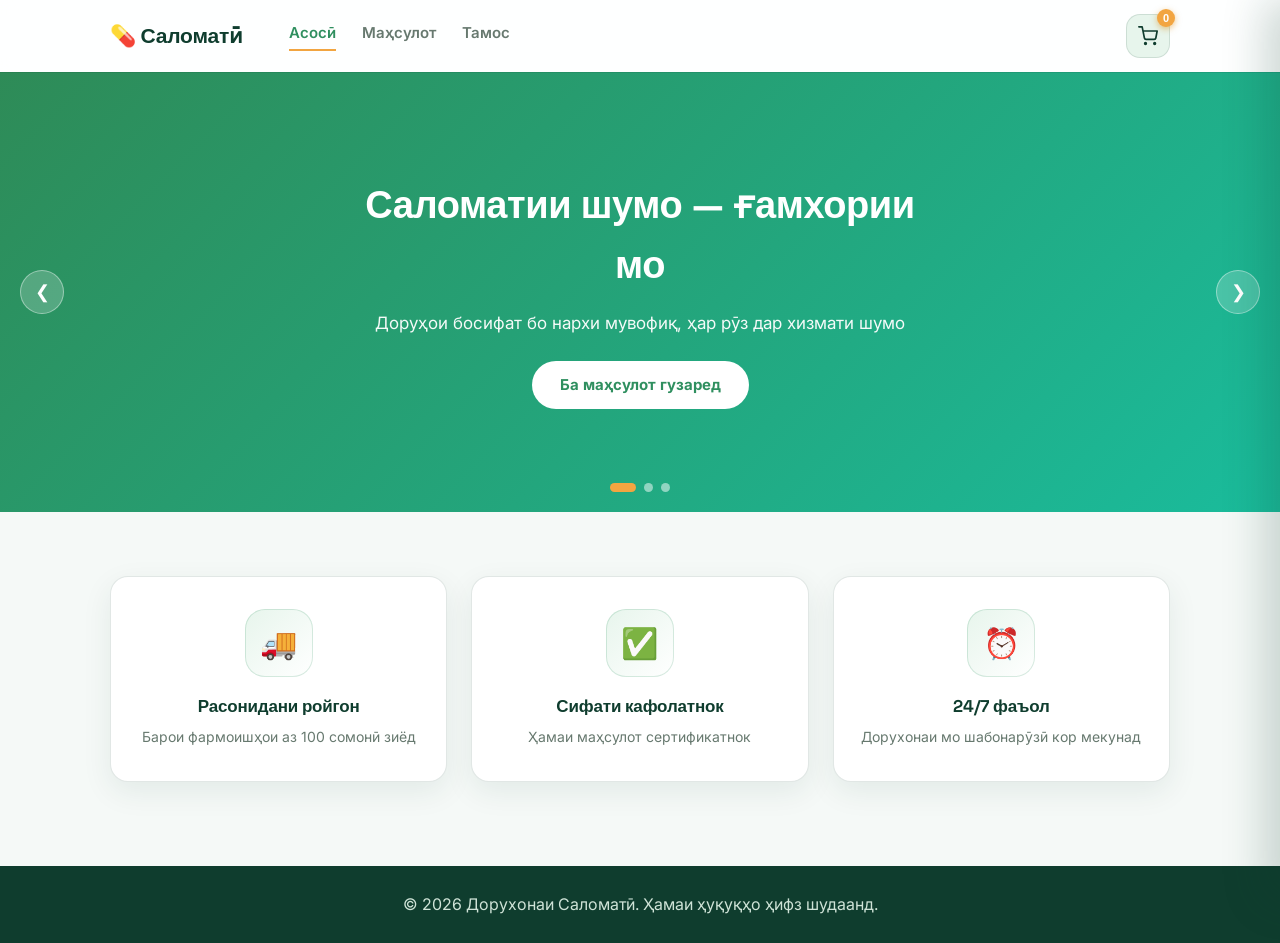
<file: Nurov/index.html>
<!DOCTYPE html>
<html lang="tg">
<head>
<meta charset="UTF-8">
<meta name="viewport" content="width=device-width, initial-scale=1.0">
<title>Дорухонаи Саломатӣ — Асосӣ</title>
<link rel="stylesheet" href="4.css">
</head>
<body>

<header class="header">
  <div class="container nav-wrap">
    <a href="index.html" class="logo">💊 Саломатӣ</a>
    <nav class="nav">
      <a href="index.html" class="active">Асосӣ</a>
      <a href="products.html">Маҳсулот</a>
      <a href="contact.html">Тамос</a>
    </nav>
  </div>
</header>

<section class="slider">
  <div class="slides">
    <div class="slide active" style="background:linear-gradient(135deg,#2e8b57,#1abc9c)">
      <div class="slide-content">
        <h1>Саломатии шумо — ғамхории мо</h1>
        <p>Доруҳои босифат бо нархи мувофиқ, ҳар рӯз дар хизмати шумо</p>
        <a href="products.html" class="btn">Ба маҳсулот гузаред</a>
      </div>
    </div>
    <div class="slide" style="background:linear-gradient(135deg,#3498db,#2980b9)">
      <div class="slide-content">
        <h1>Расонидани фаврӣ</h1>
        <p>Фармоишро гузоред — дар давоми 1 соат ба хонаи шумо меорем</p>
        <a href="products.html" class="btn">Фармоиш диҳед</a>
      </div>
    </div>
    <div class="slide" style="background:linear-gradient(135deg,#8e44ad,#c0392b)">
      <div class="slide-content">
        <h1>Мутахассисони мо ҳамеша дастрасанд</h1>
        <p>Машварати ройгон оид ба интихоби дору</p>
        <a href="contact.html" class="btn">Тамос гиред</a>
      </div>
    </div>
  </div>
  <button class="slider-btn prev" onclick="changeSlide(-1)">&#10094;</button>
  <button class="slider-btn next" onclick="changeSlide(1)">&#10095;</button>
  <div class="dots"></div>
</section>

<section class="features container">
  <div class="feature-card">
    <div class="feature-icon">🚚</div>
    <h3>Расонидани ройгон</h3>
    <p>Барои фармоишҳои аз 100 сомонӣ зиёд</p>
  </div>
  <div class="feature-card">
    <div class="feature-icon">✅</div>
    <h3>Сифати кафолатнок</h3>
    <p>Ҳамаи маҳсулот сертификатнок</p>
  </div>
  <div class="feature-card">
    <div class="feature-icon">⏰</div>
    <h3>24/7 фаъол</h3>
    <p>Дорухонаи мо шабонарӯзӣ кор мекунад</p>
  </div>
</section>

<footer class="footer">
  <p>© 2026 Дорухонаи Саломатӣ. Ҳамаи ҳуқуқҳо ҳифз шудаанд.</p>
</footer>

<script src="4.js"></script>
</body>
</html>
</file>
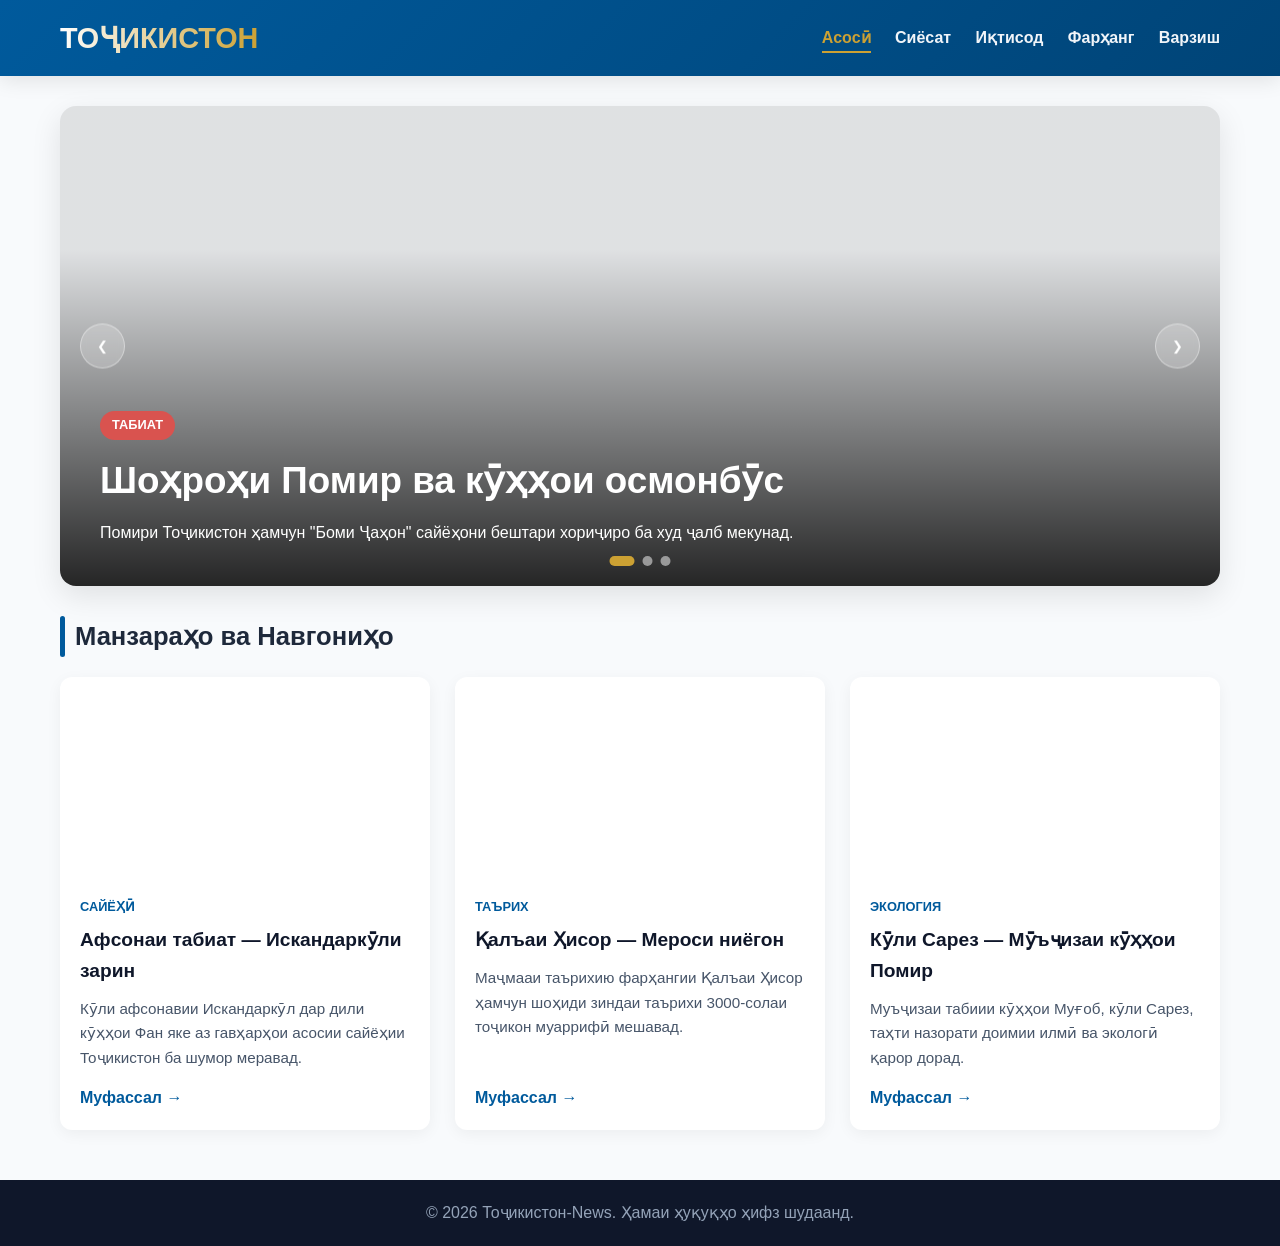
<file: najib/najib.html>
<!DOCTYPE html>
<html lang="tg">
<head>
    <meta charset="UTF-8">
    <meta name="viewport" content="width=device-width, initial-scale=1.0">
    <title>Ахбори Тоҷикистон | Навгониҳои муосир</title>
    <!-- Пайваст кардани файли CSS -->
    <link rel="stylesheet" href="najib.css">
</head>
<body>

    <!-- САРЛАВҲА -->
    <header>
        <div class="container header-wrapper">
            <div class="logo">
                <h1>ТОҶИКИСТОН</h1>
            </div>
            <nav>
                <a href="#" class="active">Асосӣ</a>
                <a href="#">Сиёсат</a>
                <a href="#">Иқтисод</a>
                <a href="#">Фарҳанг</a>
                <a href="#">Варзиш</a>
            </nav>
        </div>
    </header>

    <div class="container">
        
        <!-- СЛАЙДЕРИ ЗАМОНАВӢ -->
        <div class="slider-container">
            <div class="slides">
                <!-- Слайди 1: Кӯҳҳои Помир -->
                <div class="slide active slide-pamir">
                    <div class="slide-content">
                        <span class="slide-tag">Табиат</span>
                        <h2>Шоҳроҳи Помир ва кӯҳҳои осмонбӯс</h2>
                        <p>Помири Тоҷикистон ҳамчун "Боми Ҷаҳон" сайёҳони бештари хориҷиро ба худ ҷалб мекунад.</p>
                    </div>
                </div>
                <!-- Слайди 2: Душанбе -->
                <div class="slide slide-dushanbe">
                    <div class="slide-content">
                        <span class="slide-tag">Пойтахт</span>
                        <h2>Майдони Истиқлол ва зебоиҳои Душанбе</h2>
                        <p>Пойтахти кишвар, шаҳри Душанбе, бо боғҳои сабз ва фаввораҳои муосираш шабона ҷилвагари дигар дорад.</p>
                    </div>
                </div>
                <!-- Слайди 3: Роғун -->
                <div class="slide slide-rogun">
                    <div class="slide-content">
                        <span class="slide-tag">Иқтисод</span>
                        <h2>НБО Роғун — Нури Тоҷикистон</h2>
                        <p>Бунёди иншооти бузурги аср ва марҳилаҳои нави сохтмони агрегатҳо бо суръат идома дорад.</p>
                    </div>
                </div>
            </div>
            
            <!-- Тугмаҳои идоракунии слайдер -->
            <button class="slider-btn prev" id="prevBtn">&#10094;</button>
            <button class="slider-btn next" id="nextBtn">&#10095;</button>

            <!-- Нуқтаҳо (Dots) -->
            <div class="dots-container" id="dotsContainer"></div>
        </div>

        <!-- БАХШИ ХАБАРҲО (GRID) -->
        <h2 class="section-title">Манзараҳо ва Навгониҳо</h2>
        <div class="news-grid">
            
            <!-- Корти 1: Искандаркӯл -->
            <div class="news-card">
                <div class="news-img-wrapper">
                    <div class="news-img card-iskanderkul"></div>
                </div>
                <div class="news-info">
                    <span class="news-category">Сайёҳӣ</span>
                    <h3>Афсонаи табиат — Искандаркӯли зарин</h3>
                    <p>Кӯли афсонавии Искандаркӯл дар дили кӯҳҳои Фан яке аз гавҳарҳои асосии сайёҳии Тоҷикистон ба шумор меравад.</p>
                    <span class="read-more" onclick="openNews('Искандаркӯли зарин', 'Искандаркӯл дар баландии беш аз 2100 метр аз сатҳи баҳр ҷойгир буда, таърихи қадимӣ ва афсонаҳои ҷолибе дорад. Имсол инфрасохтори атрофи кӯл барои қабули сайёҳон боз ҳам муосиртар карда шуд.')">Муфассал &rarr;</span>
                </div>
            </div>

            <!-- Корти 2: Қалъаи Ҳисор -->
            <div class="news-card">
                <div class="news-img-wrapper">
                    <div class="news-img card-hisor"></div>
                </div>
                <div class="news-info">
                    <span class="news-category">Таърих</span>
                    <h3>Қалъаи Ҳисор — Мероси ниёгон</h3>
                    <p>Маҷмааи таърихию фарҳангии Қалъаи Ҳисор ҳамчун шоҳиди зиндаи таърихи 3000-солаи тоҷикон муаррифӣ мешавад.</p>
                    <span class="read-more" onclick="openNews('Қалъаи Ҳисор', 'Қалъаи Ҳисор яке аз ёдгориҳои беназири таърихии Тоҷикистон аст. Дар канори он осорхона ва корвонсаройҳои қадимӣ босозӣ шудаанд ва он ба як маркази бузурги сайёҳии фарҳангӣ табдил ёфтааст.')">Муфассал &rarr;</span>
                </div>
            </div>

            <!-- Корти 3: Сарез -->
            <div class="news-card">
                <div class="news-img-wrapper">
                    <div class="news-img card-sarez"></div>
                </div>
                <div class="news-info">
                    <span class="news-category">Экология</span>
                    <h3>Кӯли Сарез — Мӯъҷизаи кӯҳҳои Помир</h3>
                    <p>Муъҷизаи табиии кӯҳҳои Муғоб, кӯли Сарез, таҳти назорати доимии илмӣ ва экологӣ қарор дорад.</p>
                    <span class="read-more" onclick="openNews('Кӯли Сарез', 'Кӯли Сарез, ки бо номи "Деви хуфта" низ маъруф аст, соли 1911 дар натиҷаи заминларзаи шадид ба вуҷуд омадааст. Имрӯзҳо амнияти ин ҳавзи бузурги оби ширин тавассути технологияҳои муосири рақамӣ назорат карда мешавад.')">Муфассал &rarr;</span>
                </div>
            </div>

        </div>
    </div>

    <!-- ПОП-АПИ ДИНАМИКӢ -->
    <div class="popup-overlay" id="popupOverlay">
        <div class="popup-box" id="popupBox">
            <span class="popup-close" id="closePopupBtn">&times;</span>
            <h2 id="popupTitle">Обуна ба ахбор!</h2>
            <div id="popupContent"></div>
        </div>
    </div>

    <footer>
        <div class="container">
            <p>&copy; 2026 Тоҷикистон-News. Ҳамаи ҳуқуқҳо ҳифз шудаанд.</p>
        </div>
    </footer>

    <!-- Пайваст кардани файли JavaScript -->
    <script src="najib.js"></script>
</body>
</html>
</file>
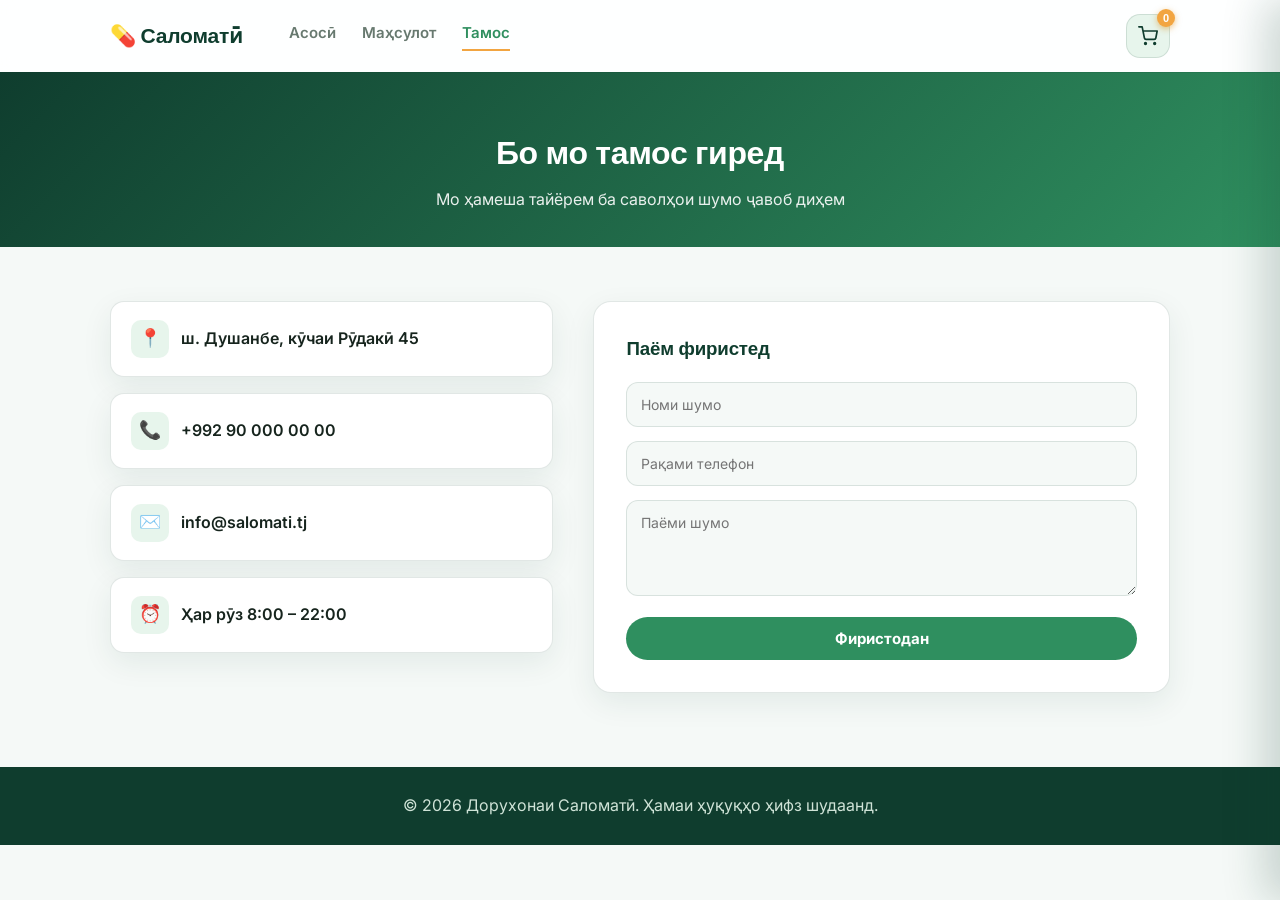
<file: Nurov/contact.html>
<!DOCTYPE html>
<html lang="tg">
<head>
<meta charset="UTF-8">
<meta name="viewport" content="width=device-width, initial-scale=1.0">
<title>Дорухонаи Саломатӣ — Тамос</title>
<link rel="stylesheet" href="4.css">
</head>
<body>

<header class="header">
  <div class="container nav-wrap">
    <a href="index.html" class="logo">💊 Саломатӣ</a>
    <nav class="nav">
      <a href="index.html">Асосӣ</a>
      <a href="products.html">Маҳсулот</a>
      <a href="contact.html" class="active">Тамос</a>
    </nav>
  </div>
</header>

<section class="page-title">
  <h1>Бо мо тамос гиред</h1>
  <p>Мо ҳамеша тайёрем ба саволҳои шумо ҷавоб диҳем</p>
</section>

<section class="contact container">
  <div class="contact-info">
    <div class="info-item"><span>📍</span> ш. Душанбе, кӯчаи Рӯдакӣ 45</div>
    <div class="info-item"><span>📞</span> +992 90 000 00 00</div>
    <div class="info-item"><span>✉️</span> info@salomati.tj</div>
    <div class="info-item"><span>⏰</span> Ҳар рӯз 8:00 – 22:00</div>
  </div>

  <form class="contact-form" onsubmit="return sendForm(event)">
    <h3>Паём фиристед</h3>
    <input type="text" placeholder="Номи шумо" required>
    <input type="tel" placeholder="Рақами телефон" required>
    <textarea rows="4" placeholder="Паёми шумо" required></textarea>
    <button type="submit" class="btn">Фиристодан</button>
  </form>
</section>

<footer class="footer">
  <p>© 2026 Дорухонаи Саломатӣ. Ҳамаи ҳуқуқҳо ҳифз шудаанд.</p>
</footer>

<script src="4.js"></script>
</body>
</html>
</file>
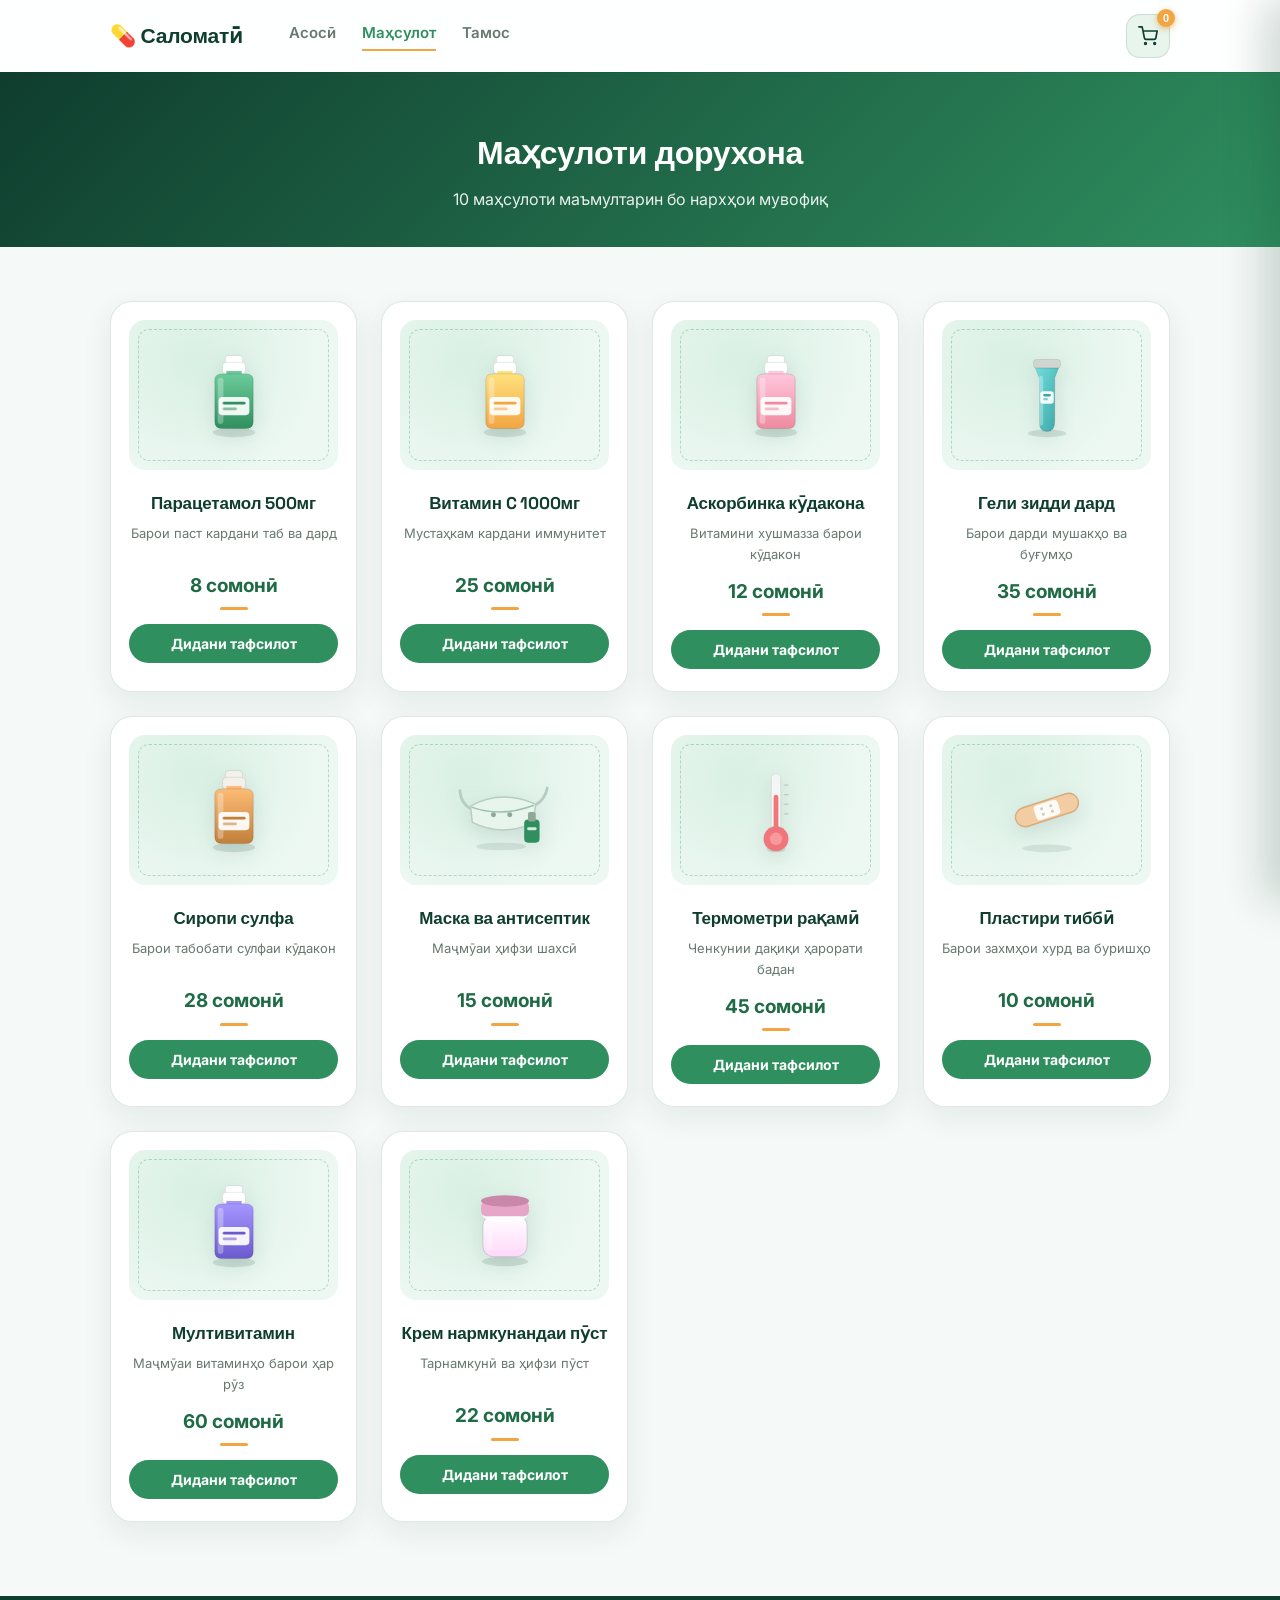
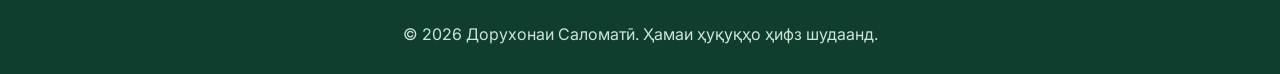
<file: Nurov/products.html>
<!DOCTYPE html>
<html lang="tg">
<head>
<meta charset="UTF-8">
<meta name="viewport" content="width=device-width, initial-scale=1.0">
<title>Дорухонаи Саломатӣ — Маҳсулот</title>
<link rel="stylesheet" href="4.css">
</head>
<body>

<header class="header">
  <div class="container nav-wrap">
    <a href="index.html" class="logo">💊 Саломатӣ</a>
    <nav class="nav">
      <a href="index.html">Асосӣ</a>
      <a href="products.html" class="active">Маҳсулот</a>
      <a href="contact.html">Тамос</a>
    </nav>
  </div>
</header>

<section class="page-title">
  <h1>Маҳсулоти дорухона</h1>
  <p>10 маҳсулоти маъмултарин бо нархҳои мувофиқ</p>
</section>

<section class="products container" id="productGrid"></section>

<footer class="footer">
  <p>© 2026 Дорухонаи Саломатӣ. Ҳамаи ҳуқуқҳо ҳифз шудаанд.</p>
</footer>

<!-- Попап -->
<div class="modal-overlay" id="modalOverlay">
  <div class="modal">
    <button class="modal-close" onclick="closeModal()">&times;</button>
    <div class="modal-icon" id="modalIcon"></div>
    <h2 id="modalName"></h2>
    <p id="modalDesc"></p>
    <div class="modal-price" id="modalPrice"></div>
    <button class="btn" onclick="addToCart()">Илова ба сабад</button>
  </div>
</div>

<div class="toast" id="toast">Ба сабад илова шуд!</div>

<script src="4.js"></script>
</body>
</html>
</file>
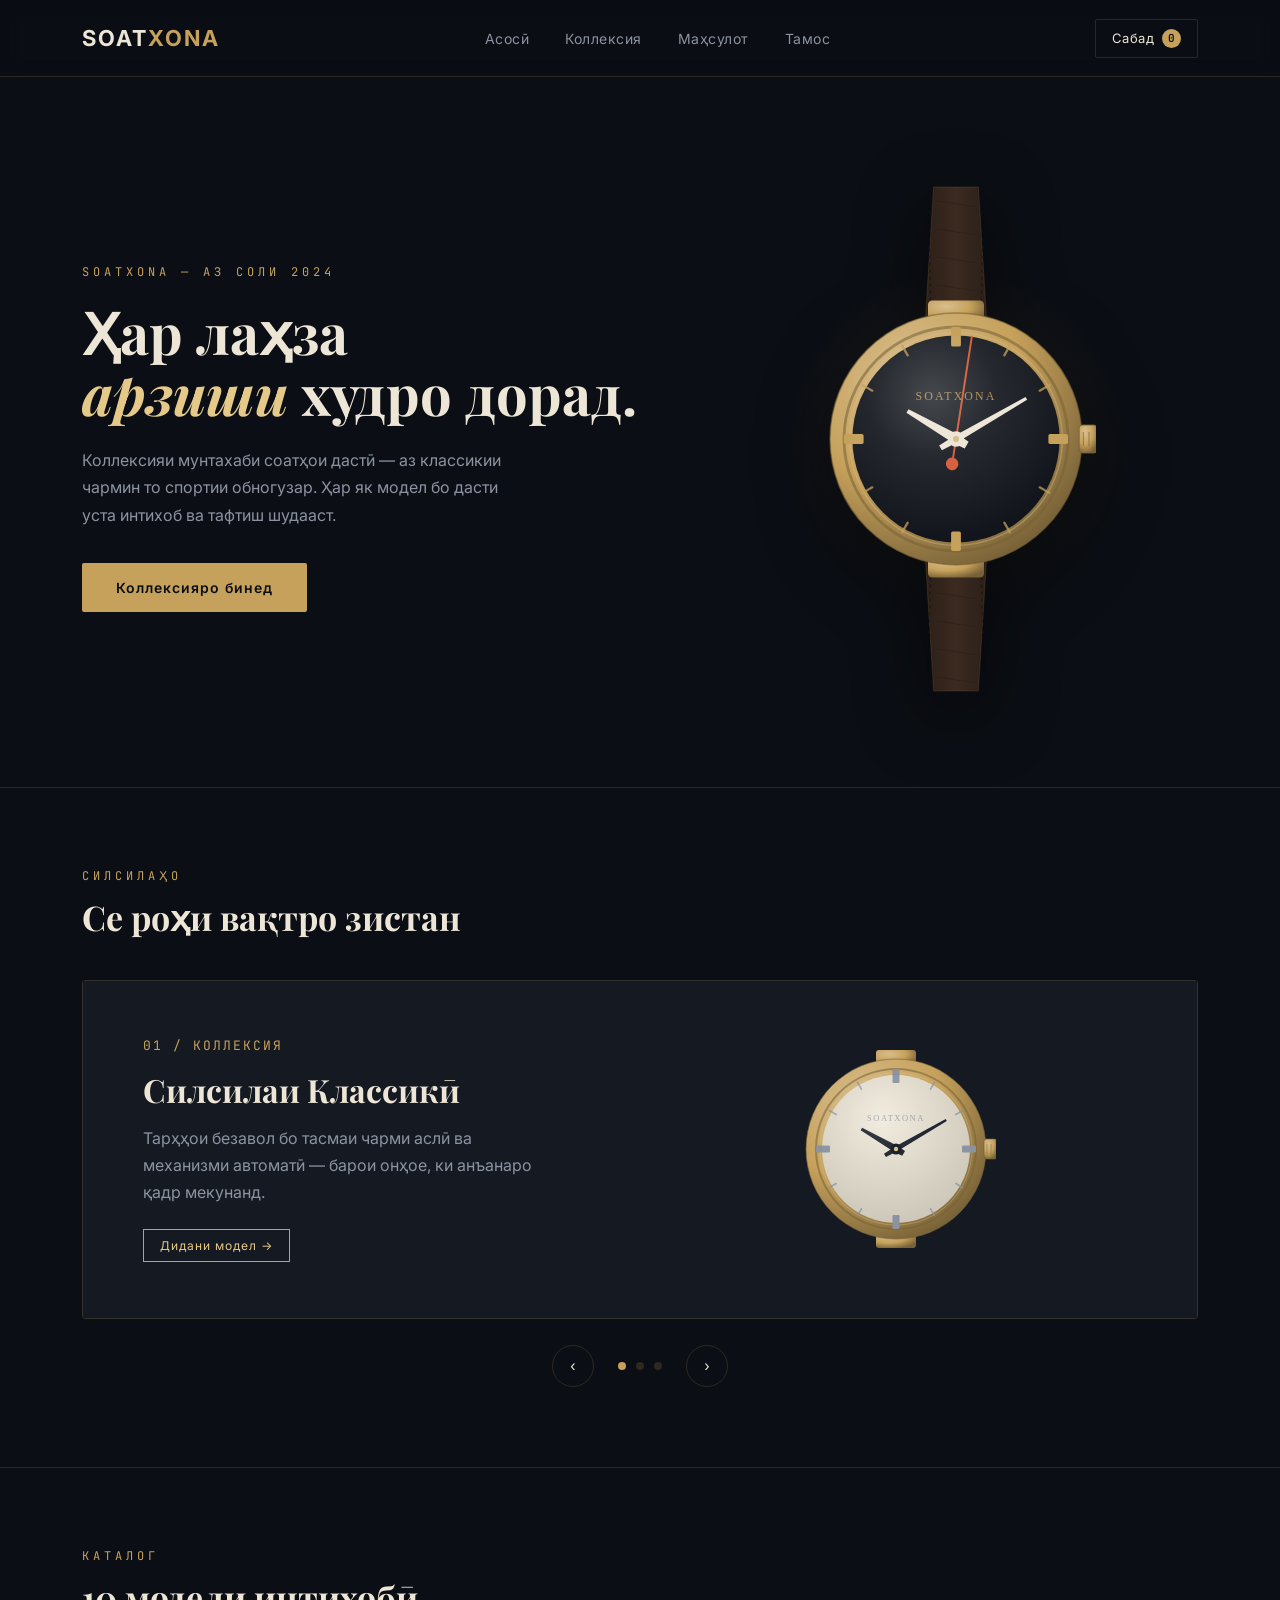
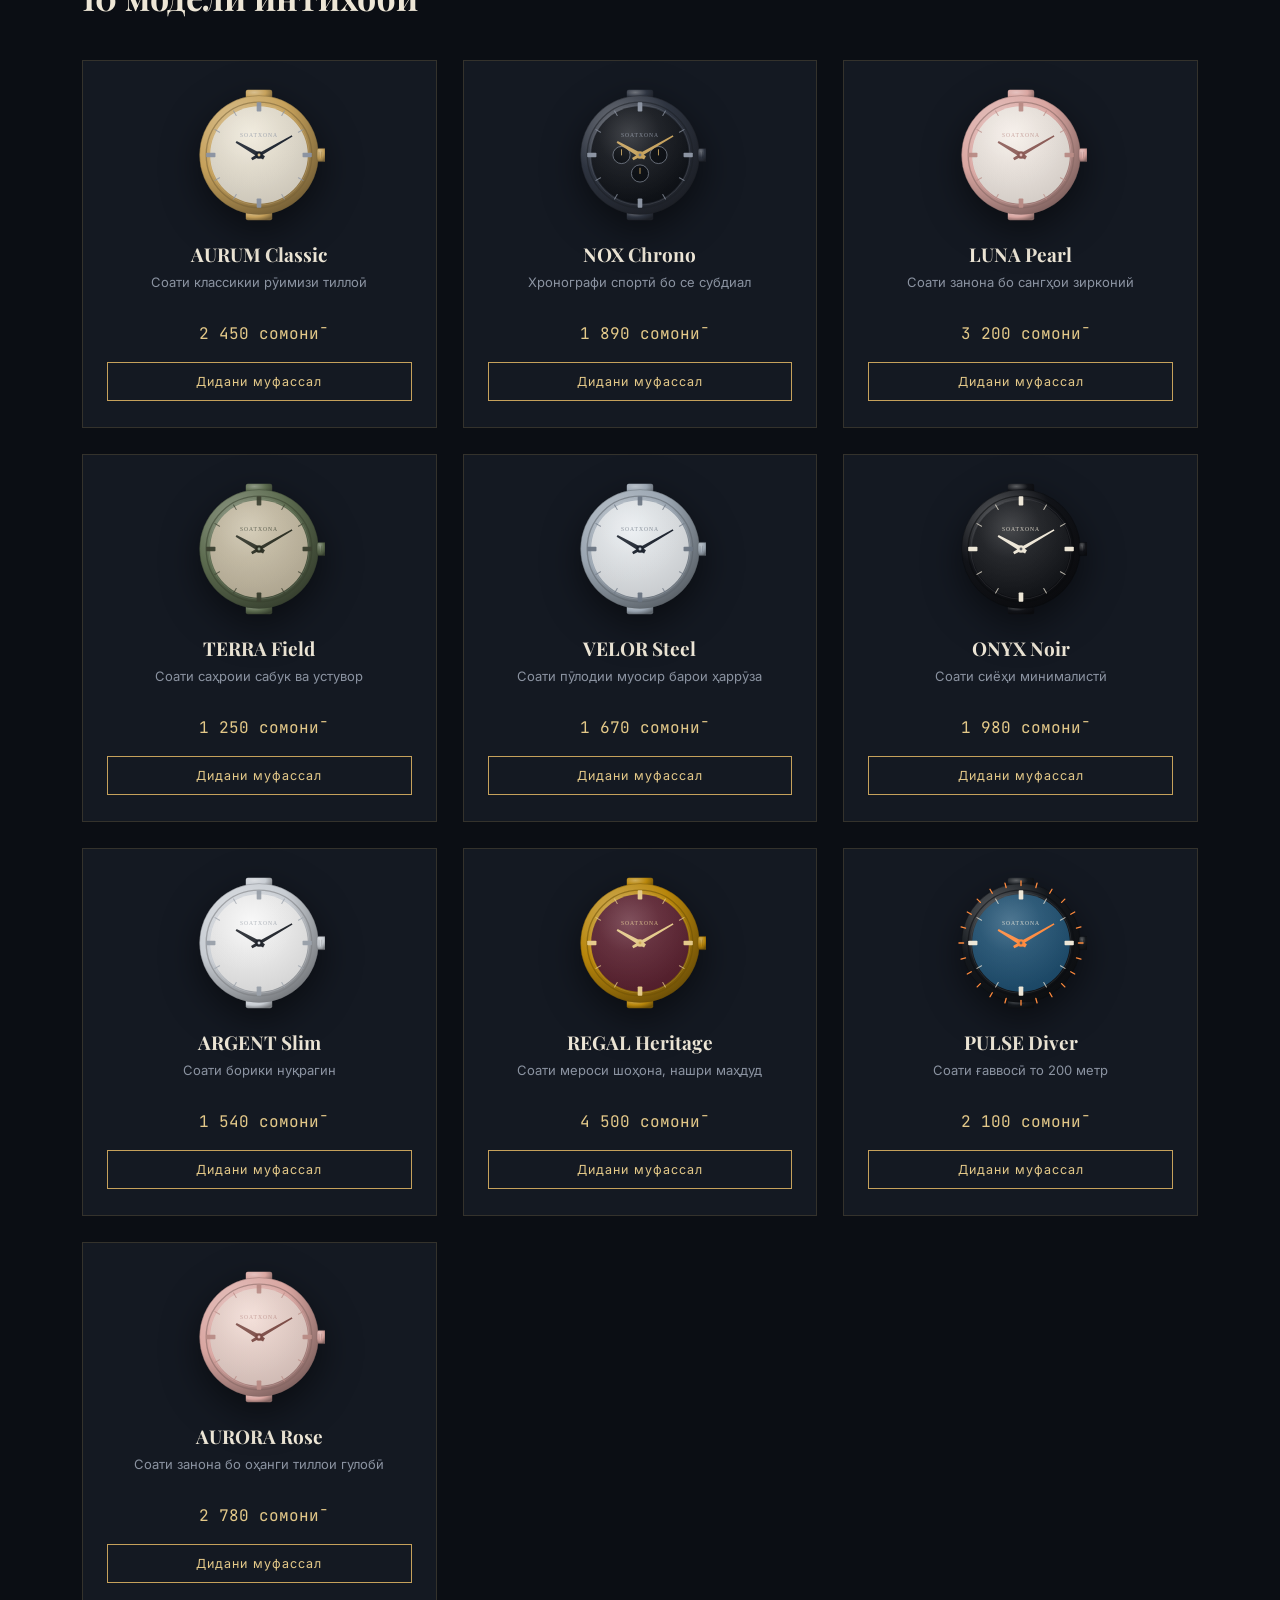
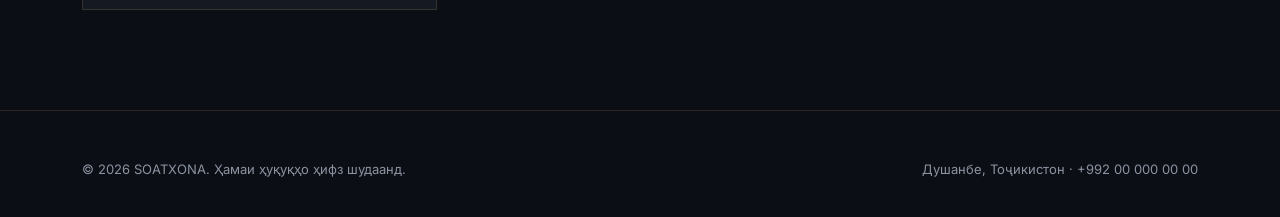
<file: umed/soatxona (3).html>
<!DOCTYPE html>
<html lang="tg">
<head>
<meta charset="UTF-8">
<meta name="viewport" content="width=device-width, initial-scale=1.0">
<title>SOATXONA — Хонаи вақти нафис</title>
<link rel="preconnect" href="https://fonts.googleapis.com">
<link rel="preconnect" href="https://fonts.gstatic.com" crossorigin>
<link href="https://fonts.googleapis.com/css2?family=Playfair+Display:wght@500;700;900&family=Inter:wght@400;500;600&family=JetBrains+Mono:wght@400;500&display=swap" rel="stylesheet">
<style>
  :root{
    --bg:#0B0E14;
    --bg-panel:#141922;
    --bg-panel-2:#1B222D;
    --gold:#C6A15B;
    --gold-light:#E4C989;
    --cream:#EDE6D6;
    --muted:#8B93A1;
    --line: rgba(198,161,91,0.18);
    --radius: 4px;
  }
  *{box-sizing:border-box;}
  html{scroll-behavior:smooth;}
  body{
    margin:0;
    background:var(--bg);
    color:var(--cream);
    font-family:'Inter', sans-serif;
    -webkit-font-smoothing:antialiased;
  }
  h1,h2,h3,.display{font-family:'Playfair Display', serif;}
  .mono{font-family:'JetBrains Mono', monospace;}
  a{color:inherit;}
  img,svg{display:block;max-width:100%;}
  .wrap{max-width:1180px;margin:0 auto;padding:0 32px;}
  ::selection{background:var(--gold);color:#0B0E14;}

  /* ---------- HEADER ---------- */
  header{
    position:sticky;top:0;z-index:50;
    background:rgba(11,14,20,0.85);
    backdrop-filter:blur(10px);
    border-bottom:1px solid var(--line);
  }
  .nav{display:flex;align-items:center;justify-content:space-between;height:76px;}
  .logo{font-size:22px;letter-spacing:2px;font-weight:700;}
  .logo span{color:var(--gold);}
  .nav-links{display:flex;gap:36px;list-style:none;margin:0;padding:0;font-size:14px;letter-spacing:0.5px;color:var(--muted);}
  .nav-links a{text-decoration:none;transition:color .25s;}
  .nav-links a:hover{color:var(--gold-light);}
  .cart-btn{
    display:flex;align-items:center;gap:8px;
    background:transparent;border:1px solid var(--line);color:var(--cream);
    padding:9px 16px;border-radius:2px;font-size:13px;letter-spacing:0.5px;
    cursor:pointer;font-family:'Inter',sans-serif;transition:border-color .25s, color .25s;
  }
  .cart-btn:hover{border-color:var(--gold);color:var(--gold-light);}
  .cart-count{background:var(--gold);color:#0B0E14;border-radius:50%;width:19px;height:19px;font-size:11px;
    display:inline-flex;align-items:center;justify-content:center;font-weight:600;font-family:'JetBrains Mono',monospace;}
  @media(max-width:820px){.nav-links{display:none;}}

  /* ---------- HERO ---------- */
  .hero{
    padding:96px 0 84px;
    border-bottom:1px solid var(--line);
    overflow:hidden;
  }
  .hero .eyebrow{
    color:var(--gold);font-size:12px;letter-spacing:4px;text-transform:uppercase;
    margin-bottom:22px;font-family:'JetBrains Mono',monospace;
  }
  .hero h1{
    font-size:56px;line-height:1.08;font-weight:700;margin:0 0 24px;color:var(--cream);
  }
  .hero h1 em{color:var(--gold-light);font-style:italic;}
  .hero p{color:var(--muted);font-size:16px;line-height:1.7;max-width:440px;margin:0 0 34px;}
  .btn-primary{
    display:inline-block;background:var(--gold);color:#0B0E14;padding:16px 34px;
    text-decoration:none;font-size:14px;letter-spacing:1px;font-weight:600;border-radius:2px;
    transition:background .25s, transform .25s;
  }
  .btn-primary:hover{background:var(--gold-light);transform:translateY(-1px);}
  .hero-visual{display:flex;justify-content:center;align-items:center;position:relative;}
  .hero-visual::before{
    content:"";position:absolute;width:340px;height:340px;border-radius:50%;
    background:radial-gradient(circle, rgba(198,161,91,0.14), transparent 70%);
  }

  /* ---------- SLIDER ---------- */
  .slider-section{padding:80px 0;border-bottom:1px solid var(--line);}
  .section-head{display:flex;justify-content:space-between;align-items:flex-end;margin-bottom:40px;}
  .section-head .eyebrow{color:var(--gold);font-size:12px;letter-spacing:4px;text-transform:uppercase;font-family:'JetBrains Mono',monospace;margin-bottom:10px;display:block;}
  .section-head h2{font-size:34px;margin:0;font-weight:700;}
  .slider{position:relative;overflow:hidden;border-radius:4px;}
  .slides{display:flex;transition:transform .6s cubic-bezier(.65,0,.35,1);}
  .slide{
    min-width:100%;display:grid;grid-template-columns:1fr 1fr;align-items:center;gap:30px;
    background:var(--bg-panel);border:1px solid var(--line);padding:56px 60px;min-height:280px;
  }
  .slide-num{font-family:'JetBrains Mono',monospace;color:var(--gold);font-size:13px;letter-spacing:2px;margin-bottom:14px;}
  .slide h3{font-size:32px;margin:0 0 14px;}
  .slide p{color:var(--muted);line-height:1.7;margin:0 0 22px;max-width:400px;}
  .slide-tag{
    display:inline-block;font-size:12px;letter-spacing:1px;color:var(--gold-light);
    border:1px solid var(--gold); padding:8px 16px;text-decoration:none;
  }
  .slide-visual{display:flex;justify-content:center;}
  .slider-controls{display:flex;align-items:center;justify-content:center;gap:24px;margin-top:26px;}
  .slider-arrow{
    width:42px;height:42px;border-radius:50%;border:1px solid var(--line);background:transparent;color:var(--cream);
    cursor:pointer;font-size:16px;transition:border-color .25s,color .25s;
  }
  .slider-arrow:hover{border-color:var(--gold);color:var(--gold-light);}
  .dots{display:flex;gap:10px;}
  .dot{width:8px;height:8px;border-radius:50%;background:var(--line);border:none;cursor:pointer;padding:0;}
  .dot.active{background:var(--gold);}

  /* ---------- CATALOG ---------- */
  .catalog{padding:80px 0 100px;}
  .grid{display:grid;grid-template-columns:repeat(auto-fill, minmax(260px,1fr));gap:26px;}
  .card{
    background:var(--bg-panel);border:1px solid var(--line);padding:28px 24px 26px;
    display:flex;flex-direction:column;align-items:center;text-align:center;
    transition:border-color .3s, transform .3s;
  }
  .card:hover{border-color:var(--gold);transform:translateY(-4px);}
  .card .watch-icon{width:132px;height:132px;margin-bottom:20px;}
  .watch-icon svg{filter:drop-shadow(0 12px 18px rgba(0,0,0,0.5));}
  .hero-visual .watch-icon svg, .hero-visual > div > svg{filter:drop-shadow(0 20px 34px rgba(0,0,0,0.55));}
  .card h3{font-size:19px;margin:0 0 6px;font-weight:700;}
  .card .tagline{color:var(--muted);font-size:13px;margin:0 0 14px;min-height:36px;line-height:1.5;}
  .card .price{font-family:'JetBrains Mono',monospace;color:var(--gold-light);font-size:16px;margin-bottom:18px;}
  .card-btn{
    width:100%;background:transparent;border:1px solid var(--gold);color:var(--gold-light);
    padding:11px 0;font-size:12.5px;letter-spacing:1px;cursor:pointer;transition:background .25s,color .25s;
    font-family:'Inter',sans-serif;
  }
  .card-btn:hover{background:var(--gold);color:#0B0E14;}

  /* ---------- MODAL ---------- */
  .overlay{
    position:fixed;inset:0;background:rgba(6,8,12,0.82);backdrop-filter:blur(4px);
    display:none;align-items:center;justify-content:center;z-index:100;padding:20px;
  }
  .overlay.open{display:flex;}
  .modal{
    background:var(--bg-panel);border:1px solid var(--gold);max-width:760px;width:100%;
    max-height:88vh;overflow-y:auto;position:relative;padding:44px;
    display:grid;grid-template-columns:220px 1fr;gap:40px;
  }
  .modal-close{
    position:absolute;top:18px;right:20px;background:none;border:none;color:var(--muted);
    font-size:22px;cursor:pointer;line-height:1;
  }
  .modal-close:hover{color:var(--gold-light);}
  .modal-visual{display:flex;align-items:flex-start;justify-content:center;padding-top:6px;}
  .modal-visual .watch-icon{width:190px;height:190px;}
  .modal-info h2{font-size:26px;margin:0 0 6px;}
  .modal-info .tagline{color:var(--gold-light);font-size:14px;margin:0 0 16px;}
  .modal-info .price{font-family:'JetBrains Mono',monospace;font-size:22px;color:var(--gold-light);margin-bottom:18px;}
  .modal-info p.desc{color:var(--muted);line-height:1.7;font-size:14.5px;margin:0 0 20px;}
  .specs{list-style:none;margin:0 0 26px;padding:0;border-top:1px solid var(--line);}
  .specs li{
    display:flex;justify-content:space-between;padding:11px 0;border-bottom:1px solid var(--line);
    font-size:13.5px;color:var(--muted);
  }
  .specs li span{color:var(--cream);font-family:'JetBrains Mono',monospace;font-size:12.5px;}
  .modal-actions{display:flex;align-items:center;gap:14px;}
  .qty{
    display:flex;align-items:center;border:1px solid var(--line);
  }
  .qty button{background:none;border:none;color:var(--cream);width:34px;height:38px;font-size:16px;cursor:pointer;}
  .qty button:hover{color:var(--gold-light);}
  .qty span{width:32px;text-align:center;font-family:'JetBrains Mono',monospace;font-size:14px;}
  .add-btn{
    flex:1;background:var(--gold);border:none;color:#0B0E14;padding:14px 0;font-size:13px;
    letter-spacing:1px;font-weight:600;cursor:pointer;transition:background .25s;
  }
  .add-btn:hover{background:var(--gold-light);}
  .toast{
    position:fixed;bottom:28px;left:50%;transform:translateX(-50%) translateY(20px);
    background:var(--gold);color:#0B0E14;padding:14px 26px;font-size:13.5px;font-weight:600;
    border-radius:2px;opacity:0;pointer-events:none;transition:opacity .3s, transform .3s;z-index:200;
    letter-spacing:0.3px;
  }
  .toast.show{opacity:1;transform:translateX(-50%) translateY(0);}

  @media(max-width:720px){
    .hero{grid-template-columns:1fr;text-align:center;padding:60px 0;}
    .hero p{margin-left:auto;margin-right:auto;}
    .hero h1{font-size:38px;}
    .hero-visual{order:-1;}
    .slide{grid-template-columns:1fr;text-align:center;padding:40px 26px;}
    .slide p{margin-left:auto;margin-right:auto;}
    .modal{grid-template-columns:1fr;padding:32px 22px;}
    .modal-visual{justify-content:center;}
    .section-head{flex-direction:column;align-items:flex-start;gap:10px;}
  }

  footer{border-top:1px solid var(--line);padding:50px 0 40px;color:var(--muted);font-size:13px;}
  footer .wrap{display:flex;justify-content:space-between;flex-wrap:wrap;gap:16px;}
</style>
</head>
<body>

<header>
  <div class="wrap nav">
    <div class="logo">SOAT<span>XONA</span></div>
    <ul class="nav-links">
      <li><a href="#hero">Асосӣ</a></li>
      <li><a href="#collections">Коллексия</a></li>
      <li><a href="#catalog">Маҳсулот</a></li>
      <li><a href="#footer">Тамос</a></li>
    </ul>
    <button class="cart-btn" id="cartBtn">Сабад <span class="cart-count" id="cartCount">0</span></button>
  </div>
</header>

<section class="hero" id="hero">
  <div class="wrap" style="display:grid;grid-template-columns:1.1fr 0.9fr;gap:40px;align-items:center;">
    <div>
      <div class="eyebrow">SOATXONA — АЗ СОЛИ 2024</div>
      <h1>Ҳар лаҳза<br><em>арзиши</em> худро дорад.</h1>
      <p>Коллексияи мунтахаби соатҳои дастӣ — аз классикии чармин то спортии обногузар. Ҳар як модел бо дасти уста интихоб ва тафтиш шудааст.</p>
      <a href="#catalog" class="btn-primary">Коллексияро бинед</a>
    </div>
    <div class="hero-visual" id="heroVisual"></div>
  </div>
</section>

<section class="slider-section" id="collections">
  <div class="wrap">
    <div class="section-head">
      <div>
        <span class="eyebrow">СИЛСИЛАҲО</span>
        <h2>Се роҳи вақтро зистан</h2>
      </div>
    </div>
    <div class="slider">
      <div class="slides" id="slides"></div>
    </div>
    <div class="slider-controls">
      <button class="slider-arrow" id="prevBtn">‹</button>
      <div class="dots" id="dots"></div>
      <button class="slider-arrow" id="nextBtn">›</button>
    </div>
  </div>
</section>

<section class="catalog" id="catalog">
  <div class="wrap">
    <div class="section-head">
      <div>
        <span class="eyebrow">КАТАЛОГ</span>
        <h2>10 модели интихобӣ</h2>
      </div>
    </div>
    <div class="grid" id="productGrid"></div>
  </div>
</section>

<div class="overlay" id="overlay">
  <div class="modal" id="modalBody"></div>
</div>

<div class="toast" id="toast"></div>

<footer id="footer">
  <div class="wrap">
    <div>© 2026 SOATXONA. Ҳамаи ҳуқуқҳо ҳифз шудаанд.</div>
    <div>Душанбе, Тоҷикистон · +992 00 000 00 00</div>
  </div>
</footer>

<script>
/* ---------- WATCH SVG GENERATOR (premium) ---------- */
let _watchUid = 0;

function shade(hex, pct){
  // lighten (pct>0) or darken (pct<0) a #RRGGBB color
  const f = parseInt(hex.slice(1),16);
  const t = pct < 0 ? 0 : 255;
  const p = Math.abs(pct);
  const R = f>>16, G = (f>>8)&0x00FF, B = f&0x0000FF;
  return "#"+(0x1000000+(Math.round((t-R)*p)+R)*0x10000+(Math.round((t-G)*p)+G)*0x100+(Math.round((t-B)*p)+B)).toString(16).slice(1);
}

function handPath(len, baseW, tipW){
  // tapered hand shape pointing to 12 o'clock, anchored at (100,100), plus small counterweight tail
  const hb = baseW/2, ht = tipW/2, tail = len*0.22, tb = baseW*0.8/2;
  return `M ${100-hb} 100 L ${100-ht} ${100-len} L ${100+ht} ${100-len} L ${100+hb} 100
          L ${100+tb} ${100+tail} L ${100-tb} ${100+tail} Z`;
}

function watchSVG({caseColor, dialColor, handColor, markColor, animate=false, diverBezel=false, chrono=false, brand=true, strap=false, strapColor='#3B2A20'}){
  markColor = markColor || 'rgba(0,0,0,0.35)';
  _watchUid++;
  const uid = 'w'+_watchUid;
  const caseLight = shade(caseColor, 0.32);
  const caseDark  = shade(caseColor, -0.4);
  const dialLight = shade(dialColor, 0.10);
  const dialDark  = shade(dialColor, -0.16);

  let ticks = '';
  for(let i=0;i<12;i++){
    const idx = (i%3===0);
    ticks += idx
      ? `<rect x="96.5" y="20" width="7" height="14" rx="1.2" fill="${markColor}" transform="rotate(${i*30} 100 100)"/>`
      : `<line x1="100" y1="23" x2="100" y2="31" stroke="${markColor}" stroke-width="1.6" stroke-linecap="round"
          opacity="0.75" transform="rotate(${i*30} 100 100)"/>`;
  }

  let bezel = '';
  if(diverBezel){
    for(let i=0;i<24;i++){
      bezel += `<line x1="100" y1="6" x2="100" y2="13" stroke="#FF8A3D" stroke-width="2" stroke-linecap="round"
        transform="rotate(${i*15} 100 100)"/>`;
    }
  }

  let chronoDials = '';
  if(chrono){
    [ [72,100], [128,100], [100,128] ].forEach(([cx,cy])=>{
      chronoDials += `
        <circle cx="${cx}" cy="${cy}" r="13" fill="${dialDark}" stroke="${markColor}" stroke-width="1"/>
        <line x1="${cx}" y1="${cy}" x2="${cx}" y2="${cy-8}" stroke="${handColor}" stroke-width="1.4" stroke-linecap="round"/>`;
    });
  }

  const brandText = brand ? `
    <text x="100" y="72" text-anchor="middle" font-family="Georgia, 'Times New Roman', serif"
      font-size="8.5" letter-spacing="1.5" fill="${markColor}" opacity="0.85">SOATXONA</text>` : '';

  const secondHand = animate ? `
    <g>
      <line x1="100" y1="118" x2="100" y2="26" stroke="#D65C3B" stroke-width="1.4" stroke-linecap="round"/>
      <circle cx="100" cy="118" r="4.5" fill="#D65C3B"/>
      <animateTransform attributeName="transform" type="rotate" from="0 100 100" to="360 100 100" dur="60s" repeatCount="indefinite"/>
    </g>` : '';

  let strapTop = '', strapBottom = '';
  if(strap){
    strapTop = `
      <path d="M 78 17 L 122 17 L 116 -80 L 84 -80 Z" fill="url(#strap-${uid})"/>
      <path d="M 78 17 L 122 17 L 116 -80 L 84 -80 Z" fill="none" stroke="${caseDark}" stroke-width="0.5" opacity="0.4"/>
      ${[-70,-50,-30,-10].map(y=>`<line x1="86" y1="${y}" x2="114" y2="${y+4}" stroke="#000" stroke-opacity="0.12" stroke-width="1"/>`).join('')}
      <line x1="82" y1="6" x2="80" y2="-74" stroke="#000" stroke-opacity="0.35" stroke-width="1" stroke-dasharray="2 3"/>
      <line x1="118" y1="6" x2="120" y2="-74" stroke="#000" stroke-opacity="0.35" stroke-width="1" stroke-dasharray="2 3"/>`;
    strapBottom = `
      <path d="M 78 183 L 122 183 L 116 280 L 84 280 Z" fill="url(#strap-${uid})"/>
      <path d="M 78 183 L 122 183 L 116 280 L 84 280 Z" fill="none" stroke="${caseDark}" stroke-width="0.5" opacity="0.4"/>
      ${[210,230,250,270].map(y=>`<line x1="86" y1="${y}" x2="114" y2="${y+4}" stroke="#000" stroke-opacity="0.12" stroke-width="1"/>`).join('')}
      <line x1="82" y1="194" x2="80" y2="268" stroke="#000" stroke-opacity="0.35" stroke-width="1" stroke-dasharray="2 3"/>
      <line x1="118" y1="194" x2="120" y2="268" stroke="#000" stroke-opacity="0.35" stroke-width="1" stroke-dasharray="2 3"/>`;
  }

  const strapDefs = strap ? `
      <linearGradient id="strap-${uid}" x1="0%" y1="0%" x2="100%" y2="0%">
        <stop offset="0%" stop-color="${shade(strapColor,-0.25)}"/>
        <stop offset="50%" stop-color="${strapColor}"/>
        <stop offset="100%" stop-color="${shade(strapColor,-0.25)}"/>
      </linearGradient>` : '';

  return `
  <svg viewBox="${strap ? '0 -90 200 380' : '0 0 200 200'}" xmlns="http://www.w3.org/2000/svg">
    <defs>
      <radialGradient id="case-${uid}" cx="32%" cy="26%" r="80%">
        <stop offset="0%" stop-color="${caseLight}"/>
        <stop offset="55%" stop-color="${caseColor}"/>
        <stop offset="100%" stop-color="${caseDark}"/>
      </radialGradient>
      <radialGradient id="dial-${uid}" cx="42%" cy="30%" r="85%">
        <stop offset="0%" stop-color="${dialLight}"/>
        <stop offset="100%" stop-color="${dialDark}"/>
      </radialGradient>
      <radialGradient id="glass-${uid}" cx="38%" cy="28%" r="70%">
        <stop offset="0%" stop-color="#ffffff" stop-opacity="0.14"/>
        <stop offset="45%" stop-color="#ffffff" stop-opacity="0.03"/>
        <stop offset="100%" stop-color="#ffffff" stop-opacity="0"/>
      </radialGradient>
      ${strapDefs}
    </defs>

    ${strapTop}
    ${strapBottom}

    <!-- lugs -->
    <rect x="80" y="1" width="40" height="16" rx="3" fill="url(#case-${uid})"/>
    <rect x="80" y="183" width="40" height="16" rx="3" fill="url(#case-${uid})"/>

    <!-- case -->
    <circle cx="100" cy="100" r="90" fill="url(#case-${uid})"/>
    <circle cx="100" cy="100" r="90" fill="none" stroke="${caseDark}" stroke-width="1" opacity="0.6"/>

    <!-- crown -->
    <rect x="188" y="90" width="13" height="20" rx="2.5" fill="url(#case-${uid})" stroke="${caseDark}" stroke-width="0.6"/>
    <line x1="191" y1="95" x2="191" y2="105" stroke="${caseDark}" stroke-width="0.8" opacity="0.6"/>
    <line x1="195" y1="95" x2="195" y2="105" stroke="${caseDark}" stroke-width="0.8" opacity="0.6"/>

    <!-- bezel groove -->
    <circle cx="100" cy="100" r="80" fill="none" stroke="${caseDark}" stroke-width="2" opacity="0.55"/>
    <circle cx="100" cy="100" r="76" fill="none" stroke="${caseLight}" stroke-width="1" opacity="0.4"/>

    <!-- dial -->
    <circle cx="100" cy="100" r="74" fill="url(#dial-${uid})"/>
    ${bezel}
    ${ticks}
    ${brandText}
    ${chronoDials}

    <!-- hands -->
    <path d="${handPath(40,7,3)}" fill="${handColor}" transform="rotate(-60 100 100)"/>
    <path d="${handPath(58,5,2.2)}" fill="${handColor}" transform="rotate(60 100 100)"/>
    ${secondHand}

    <!-- glass reflection -->
    <circle cx="100" cy="100" r="74" fill="url(#glass-${uid})"/>

    <!-- center cap -->
    <circle cx="100" cy="100" r="5.5" fill="${handColor}"/>
    <circle cx="100" cy="100" r="2.2" fill="${caseLight}"/>
  </svg>`;
}

/* ---------- HERO WATCH ---------- */
document.getElementById('heroVisual').innerHTML =
  `<div style="width:280px;height:530px;position:relative;">${
    watchSVG({caseColor:'#C6A15B', dialColor:'#0F131A', handColor:'#EDE6D6', markColor:'#C6A15B', animate:true, strap:true, strapColor:'#3B2A20'})
  }</div>`;

/* ---------- SLIDER DATA ---------- */
const slidesData = [
  {
    num:'01 / КОЛЛЕКСИЯ',
    title:'Силсилаи Классикӣ',
    text:'Тарҳҳои безавол бо тасмаи чарми аслӣ ва механизми автоматӣ — барои онҳое, ки анъанаро қадр мекунанд.',
    tag:'Дидани модел →',
    watch:{caseColor:'#C6A15B', dialColor:'#EDE6D6', handColor:'#1B222D', markColor:'#8B93A1'}
  },
  {
    num:'02 / КОЛЛЕКСИЯ',
    title:'Силсилаи Спортӣ',
    text:'Обногузар то 200 метр, устувор дар баробари зарба — ҳамроҳи боэътимод дар ҳар шароит.',
    tag:'Дидани модел →',
    watch:{caseColor:'#14181D', dialColor:'#1B4F72', handColor:'#FF8A3D', markColor:'#EDE6D6', diverBezel:true}
  },
  {
    num:'03 / КОЛЛЕКСИЯ',
    title:'Силсилаи Лимитӣ',
    text:'Нашри маҳдуд бо ороиши дастӣ ва деталҳои тиллоии 18К — беназир дар навъи худ.',
    tag:'Дидани модел →',
    watch:{caseColor:'#B8860B', dialColor:'#5C1F2E', handColor:'#E4C989', markColor:'#E4C989'}
  }
];

const slidesWrap = document.getElementById('slides');
slidesData.forEach(s=>{
  const el = document.createElement('div');
  el.className = 'slide';
  el.innerHTML = `
    <div>
      <div class="slide-num">${s.num}</div>
      <h3>${s.title}</h3>
      <p>${s.text}</p>
      <a href="#catalog" class="slide-tag">${s.tag}</a>
    </div>
    <div class="slide-visual"><div style="width:200px;height:200px;">${watchSVG(s.watch)}</div></div>
  `;
  slidesWrap.appendChild(el);
});

let slideIndex = 0;
const dotsWrap = document.getElementById('dots');
slidesData.forEach((_,i)=>{
  const d = document.createElement('button');
  d.className = 'dot' + (i===0?' active':'');
  d.addEventListener('click', ()=>goToSlide(i));
  dotsWrap.appendChild(d);
});
function updateSlider(){
  slidesWrap.style.transform = `translateX(-${slideIndex*100}%)`;
  [...dotsWrap.children].forEach((d,i)=>d.classList.toggle('active', i===slideIndex));
}
function goToSlide(i){ slideIndex = (i+slidesData.length)%slidesData.length; updateSlider(); }
document.getElementById('prevBtn').addEventListener('click', ()=>goToSlide(slideIndex-1));
document.getElementById('nextBtn').addEventListener('click', ()=>goToSlide(slideIndex+1));
let autoSlide = setInterval(()=>goToSlide(slideIndex+1), 5500);
document.querySelector('.slider').addEventListener('mouseenter', ()=>clearInterval(autoSlide));
document.querySelector('.slider').addEventListener('mouseleave', ()=>{ autoSlide = setInterval(()=>goToSlide(slideIndex+1), 5500); });

/* ---------- PRODUCT DATA ---------- */
const products = [
  { id:1, name:'AURUM Classic', tagline:'Соати классикии рӯимизи тиллоӣ', price:2450,
    desc:'Тарҳи анъанавӣ бо рӯйпӯши тиллоии 18К ва тасмаи чарми аслӣ. Барои онҳое, ки садоқат ба сабки классикӣ доранд.',
    specs:{'Ҳолат':'Пӯлоди зиддизанг + тилло','Тасма':'Чарми аслӣ','Механизм':'Автоматӣ','Обногузарӣ':'30м'},
    watch:{caseColor:'#C6A15B', dialColor:'#EDE6D6', handColor:'#1B222D', markColor:'#8B93A1'} },

  { id:2, name:'NOX Chrono', tagline:'Хронографи спортӣ бо се субдиал', price:1890,
    desc:'Хронографи муосир бо се субдиали функсионалӣ ва бадани пӯлодии сиёҳ. Дақиқ, боэътимод, серҷанҷол.',
    specs:{'Ҳолат':'Пӯлоди сиёҳи PVD','Тасма':'Браслети пӯлодӣ','Механизм':'Хронограф-кварт','Обногузарӣ':'50м'},
    watch:{caseColor:'#2E3440', dialColor:'#0B0E14', handColor:'#C6A15B', markColor:'#8B93A1', chrono:true} },

  { id:3, name:'LUNA Pearl', tagline:'Соати занона бо сангҳои зирконий', price:3200,
    desc:'Нафисӣ дар ҳар деталь: тиллои гулобӣ, тасмаи чарми сафед ва рӯи дойра оро додашуда бо зирконий.',
    specs:{'Ҳолат':'Тиллои гулобӣ','Тасма':'Чарми сафед','Ороиш':'Зирконий','Обногузарӣ':'30м'},
    watch:{caseColor:'#D9A6A1', dialColor:'#F5EDE6', handColor:'#8A5A55', markColor:'#B98C86'} },

  { id:4, name:'TERRA Field', tagline:'Соати саҳроии сабук ва устувор', price:1250,
    desc:'Сохта барои сафар ва фаъолияти беруна — сабук, устувор ба зарба ва хок, тасмаи брезентӣ.',
    specs:{'Ҳолат':'Титан','Тасма':'Брезент','Механизм':'Кварт','Обногузарӣ':'100м'},
    watch:{caseColor:'#5C6B4F', dialColor:'#C9BFA5', handColor:'#2B2E22', markColor:'#3C4131'} },

  { id:5, name:'VELOR Steel', tagline:'Соати пӯлодии муосир барои ҳаррӯза', price:1670,
    desc:'Балансе миёни сабку амалӣ будан — бадан ва браслети пӯлодӣ бо рӯи нуқрагини равшан.',
    specs:{'Ҳолат':'Пӯлоди зиддизанг','Тасма':'Браслети пӯлодӣ','Механизм':'Автоматӣ','Обногузарӣ':'50м'},
    watch:{caseColor:'#9AA5B1', dialColor:'#E8ECEF', handColor:'#1B222D', markColor:'#6E7885'} },

  { id:6, name:'ONYX Noir', tagline:'Соати сиёҳи минималистӣ', price:1980,
    desc:'Тарҳи монохромӣ бо ҳадди ақали унсурҳо — барои онҳое, ки соддагиро аз ҳама беҳтар медонанд.',
    specs:{'Ҳолат':'Алюминийи сиёҳ','Тасма':'Каучук','Механизм':'Кварт','Обногузарӣ':'30м'},
    watch:{caseColor:'#111318', dialColor:'#111318', handColor:'#EDE6D6', markColor:'#EDE6D6'} },

  { id:7, name:'ARGENT Slim', tagline:'Соати борики нуқрагин', price:1540,
    desc:'Бадани борик ва сабук, мувофиқ ба остини куртаи расмӣ — нафисии soddagī бе ихтисор.',
    specs:{'Ҳолат':'Нуқра','Тасма':'Чарми борик','Механизм':'Кварт','Обногузарӣ':'30м'},
    watch:{caseColor:'#C8CDD3', dialColor:'#F7F7F7', handColor:'#20242B', markColor:'#9AA1AA'} },

  { id:8, name:'REGAL Heritage', tagline:'Соати мероси шоҳона, нашри маҳдуд', price:4500,
    desc:'Нашри маҳдуд бо бадани тиллои 18К ва тасмаи чарми крокодил — рамзи мерос ва мақом.',
    specs:{'Ҳолат':'Тиллои 18К','Тасма':'Чарми крокодил','Механизм':'Автоматии швейтсарӣ','Обногузарӣ':'30м'},
    watch:{caseColor:'#B8860B', dialColor:'#5C1F2E', handColor:'#E4C989', markColor:'#E4C989'} },

  { id:9, name:'PULSE Diver', tagline:'Соати ғаввосӣ то 200 метр', price:2100,
    desc:'Сохта барои амиқи баҳр — безели давонанда, дасткҳои дурахшон ва бадани зиддизанги пурқувват.',
    specs:{'Ҳолат':'Пӯлод + PVD','Тасма':'Каучук','Механизм':'Автоматӣ','Обногузарӣ':'200м'},
    watch:{caseColor:'#14181D', dialColor:'#1B4F72', handColor:'#FF8A3D', markColor:'#EDE6D6', diverBezel:true} },

  { id:10, name:'AURORA Rose', tagline:'Соати занона бо оҳанги тиллои гулобӣ', price:2780,
    desc:'Оҳанги нарм ва занона — бадани тиллои гулобӣ бо браслети борик ва рӯи дойраи гулобиранг.',
    specs:{'Ҳолат':'Тиллои гулобӣ','Тасма':'Браслети борик','Механизм':'Кварт','Обногузарӣ':'30м'},
    watch:{caseColor:'#D9A6A1', dialColor:'#F1D8D0', handColor:'#7A4A44', markColor:'#B98C86'} },
];

const grid = document.getElementById('productGrid');
products.forEach(p=>{
  const card = document.createElement('div');
  card.className = 'card';
  card.innerHTML = `
    <div class="watch-icon">${watchSVG(p.watch)}</div>
    <h3>${p.name}</h3>
    <p class="tagline">${p.tagline}</p>
    <div class="price">${p.price.toLocaleString('ru-RU')} сомонӣ</div>
    <button class="card-btn" data-id="${p.id}">Дидани муфассал</button>
  `;
  grid.appendChild(card);
});

/* ---------- MODAL ---------- */
const overlay = document.getElementById('overlay');
const modalBody = document.getElementById('modalBody');
let currentQty = 1;

function openModal(id){
  const p = products.find(x=>x.id===id);
  currentQty = 1;
  const specsHtml = Object.entries(p.specs).map(([k,v])=>`<li>${k} <span>${v}</span></li>`).join('');
  modalBody.innerHTML = `
    <button class="modal-close" id="modalCloseBtn">&times;</button>
    <div class="modal-visual"><div class="watch-icon">${watchSVG(p.watch)}</div></div>
    <div class="modal-info">
      <h2>${p.name}</h2>
      <div class="tagline">${p.tagline}</div>
      <div class="price">${p.price.toLocaleString('ru-RU')} сомонӣ</div>
      <p class="desc">${p.desc}</p>
      <ul class="specs">${specsHtml}</ul>
      <div class="modal-actions">
        <div class="qty">
          <button id="qtyMinus">–</button>
          <span id="qtyVal">1</span>
          <button id="qtyPlus">+</button>
        </div>
        <button class="add-btn" id="addToCartBtn">Илова ба сабад</button>
      </div>
    </div>
  `;
  overlay.classList.add('open');
  document.getElementById('modalCloseBtn').addEventListener('click', closeModal);
  document.getElementById('qtyMinus').addEventListener('click', ()=>{
    currentQty = Math.max(1, currentQty-1);
    document.getElementById('qtyVal').textContent = currentQty;
  });
  document.getElementById('qtyPlus').addEventListener('click', ()=>{
    currentQty += 1;
    document.getElementById('qtyVal').textContent = currentQty;
  });
  document.getElementById('addToCartBtn').addEventListener('click', ()=>{
    cartCount += currentQty;
    document.getElementById('cartCount').textContent = cartCount;
    showToast(`«${p.name}» (${currentQty} дона) ба сабад илова шуд`);
    closeModal();
  });
}
function closeModal(){ overlay.classList.remove('open'); }
overlay.addEventListener('click', e=>{ if(e.target===overlay) closeModal(); });
document.addEventListener('keydown', e=>{ if(e.key==='Escape') closeModal(); });

grid.addEventListener('click', e=>{
  const btn = e.target.closest('.card-btn');
  if(btn) openModal(Number(btn.dataset.id));
});

let cartCount = 0;
const toast = document.getElementById('toast');
function showToast(msg){
  toast.textContent = msg;
  toast.classList.add('show');
  clearTimeout(window._toastTimer);
  window._toastTimer = setTimeout(()=>toast.classList.remove('show'), 2600);
}
document.getElementById('cartBtn').addEventListener('click', ()=>{
  showToast(cartCount>0 ? `Дар сабад ${cartCount} дона мавҷуд аст` : 'Сабади шумо холист');
});
</script>
</body>
</html>
</file>
<file: Nurov/4.css>
@import url('https://fonts.googleapis.com/css2?family=Space+Grotesk:wght@500;600;700&family=Inter:wght@400;500;600;700&display=swap');

* { margin:0; padding:0; box-sizing:border-box; }

:root {
  --pine:#0f3d2e;
  --leaf:#2f8f5f;
  --leaf-dark:#1f6b45;
  --leaf-tint:#e7f5ec;
  --leaf-tint2:#d9f0e4;
  --amber:#f2a541;
  --amber-dark:#d98a0f;
  --bg:#f5f9f7;
  --ink:#16241d;
  --muted:#67796f;
  --white:#ffffff;
  --line: rgba(15,61,46,.12);
  --shadow: 0 10px 30px rgba(15,61,46,.08);
  --shadow-lg: 0 20px 45px rgba(15,61,46,.14);
  --radius: 18px;
}

body {
  font-family:'Inter', 'Segoe UI', Tahoma, sans-serif;
  color:var(--ink);
  background:var(--bg);
  line-height:1.6;
}

h1,h2,h3,.logo,.slide-content h1 { font-family:'Space Grotesk','Segoe UI',sans-serif; letter-spacing:-.01em; }

.container { max-width:1100px; margin:0 auto; padding:0 20px; }

a { text-decoration:none; color:inherit; }

/* Header */
.header {
  background:rgba(255,255,255,.9);
  backdrop-filter:blur(8px);
  box-shadow:0 1px 0 var(--line);
  position:sticky; top:0; z-index:100;
}
.nav-wrap {
  display:flex; justify-content:space-between; align-items:center;
  padding:14px 20px; gap:20px;
}
.logo { font-size:21px; font-weight:700; color:var(--pine); display:flex; align-items:center; gap:8px; }
.nav { display:flex; align-items:center; flex:1; }
.nav a {
  margin-left:26px; font-weight:600; color:var(--muted); font-size:15px;
  padding-bottom:4px; border-bottom:2px solid transparent;
  transition:.25s;
}
.nav a:hover, .nav a.active { color:var(--leaf); border-color:var(--amber); }

/* Cart button (injected) */
.cart-btn {
  position:relative;
  display:flex; align-items:center; justify-content:center;
  width:44px; height:44px; border-radius:14px;
  background:var(--leaf-tint); border:1px solid var(--line);
  cursor:pointer; transition:.25s; flex-shrink:0;
}
.cart-btn:hover { background:var(--leaf-tint2); transform:translateY(-2px); }
.cart-btn svg { width:20px; height:20px; stroke:var(--pine); }
.cart-count {
  position:absolute; top:-6px; right:-6px;
  background:var(--amber); color:#fff; font-size:11px; font-weight:700;
  min-width:18px; height:18px; border-radius:9px; padding:0 4px;
  display:flex; align-items:center; justify-content:center;
  box-shadow:0 2px 6px rgba(217,138,15,.5);
}

/* Buttons */
.btn {
  display:inline-block;
  background:var(--white); color:var(--leaf);
  padding:12px 28px; border:none; border-radius:30px;
  font-weight:700; cursor:pointer; font-size:15px;
  transition:.3s; font-family:inherit;
}
.btn:hover { transform:translateY(-2px); box-shadow:0 8px 20px rgba(0,0,0,.15); }

/* Slider */
.slider { position:relative; height:440px; overflow:hidden; }
.slides { width:100%; height:100%; position:relative; }
.slide {
  position:absolute; inset:0; opacity:0; transition:opacity .7s ease;
  display:flex; align-items:center; justify-content:center; text-align:center;
}
.slide.active { opacity:1; }
.slide-content { color:#fff; max-width:600px; padding:20px; }
.slide-content h1 { font-size:38px; margin-bottom:14px; font-weight:700; }
.slide-content p { font-size:17px; margin-bottom:24px; opacity:.95; }

.slider-btn {
  position:absolute; top:50%; transform:translateY(-50%);
  background:rgba(255,255,255,.2); border:1px solid rgba(255,255,255,.4); color:#fff;
  font-size:18px; width:44px; height:44px; border-radius:50%;
  cursor:pointer; transition:.3s;
}
.slider-btn:hover { background:rgba(255,255,255,.45); }
.slider-btn.prev { left:20px; }
.slider-btn.next { right:20px; }

.dots {
  position:absolute; bottom:20px; left:50%; transform:translateX(-50%);
  display:flex; gap:8px;
}
.dot {
  width:9px; height:9px; border-radius:50%;
  background:rgba(255,255,255,.5); cursor:pointer; transition:.3s;
}
.dot.active { background:var(--amber); width:26px; border-radius:6px; }

/* Features */
.features {
  display:grid; grid-template-columns:repeat(3,1fr); gap:24px;
  padding:64px 20px;
}
.feature-card {
  background:var(--white); padding:32px 24px; border-radius:var(--radius); text-align:center;
  box-shadow:var(--shadow); transition:.3s; border:1px solid var(--line);
}
.feature-card:hover { transform:translateY(-6px); box-shadow:var(--shadow-lg); }
.feature-icon {
  width:68px; height:68px; border-radius:20px; margin:0 auto 16px;
  display:flex; align-items:center; justify-content:center; font-size:30px;
  background:linear-gradient(135deg, var(--leaf-tint), #fff);
  box-shadow:inset 0 0 0 1px rgba(47,143,95,.18);
}
.feature-card h3 { margin-bottom:6px; color:var(--pine); font-size:17px; }
.feature-card p { color:var(--muted); font-size:14px; }

/* Page title */
.page-title {
  text-align:center; padding:56px 20px 34px;
  background:linear-gradient(135deg,var(--pine),var(--leaf));
  color:#fff;
}
.page-title h1 { font-size:32px; margin-bottom:8px; font-weight:700; }
.page-title p { opacity:.9; }

/* Products */
.products {
  display:grid; grid-template-columns:repeat(auto-fit,minmax(230px,1fr));
  gap:24px; padding:54px 20px;
}
.product-card {
  background:var(--white); border-radius:22px; overflow:hidden; text-align:center;
  box-shadow:var(--shadow); transition:.3s; cursor:pointer;
  border:1px solid var(--line);
}
.product-card:hover { transform:translateY(-8px); box-shadow:var(--shadow-lg); }
.product-photo {
  height:150px; margin:18px 18px 0; border-radius:16px;
  display:flex; align-items:center; justify-content:center;
  position:relative;
  background:radial-gradient(circle at 32% 28%, var(--leaf-tint2), #edf8f2 72%);
}
.product-photo::after {
  content:""; position:absolute; inset:9px; border-radius:11px;
  border:1.5px dashed rgba(47,143,95,.3); pointer-events:none;
}
.product-photo svg { width:96px; height:96px; position:relative; z-index:1; filter:drop-shadow(0 6px 10px rgba(15,61,46,.12)); }
.product-body { padding:20px 18px 22px; }
.product-body h3 { font-size:17px; margin-bottom:6px; color:var(--pine); }
.product-body .desc { font-size:13px; color:var(--muted); margin-bottom:12px; min-height:36px; }
.product-price { font-weight:700; color:var(--leaf-dark); font-size:19px; margin-bottom:14px; }
.product-price::after { content:""; display:block; width:28px; height:3px; background:var(--amber); border-radius:2px; margin:6px auto 0; }
.product-body .btn { background:var(--leaf); color:#fff; padding:11px 20px; font-size:14px; width:100%; }
.product-body .btn:hover { background:var(--leaf-dark); }

/* Modal popup (quick view) */
.modal-overlay {
  position:fixed; inset:0; background:rgba(15,61,46,.55);
  display:none; align-items:center; justify-content:center; z-index:1000;
  padding:20px;
}
.modal-overlay.show { display:flex; }
.modal {
  background:#fff; border-radius:22px; padding:36px;
  max-width:380px; width:100%; text-align:center; position:relative;
  animation:pop .3s ease;
}
@keyframes pop { from{transform:scale(.8); opacity:0;} to{transform:scale(1); opacity:1;} }
.modal-close {
  position:absolute; top:14px; right:16px; background:none; border:none;
  font-size:26px; cursor:pointer; color:var(--muted);
}
.modal-icon {
  width:120px; height:120px; border-radius:50%; margin:0 auto 18px;
  display:flex; align-items:center; justify-content:center;
  background:radial-gradient(circle at 32% 28%, var(--leaf-tint2), #edf8f2 72%);
  box-shadow:0 10px 24px rgba(15,61,46,.18);
}
.modal-icon svg { width:80px; height:80px; }
.modal h2 { margin-bottom:10px; color:var(--pine); }
.modal p { color:var(--muted); margin-bottom:16px; font-size:14px; }
.modal-price { font-size:24px; font-weight:700; color:var(--leaf-dark); margin-bottom:18px; }
.modal .btn { background:var(--leaf); color:#fff; width:100%; }
.modal .btn:hover { background:var(--leaf-dark); }

/* Toast */
.toast {
  position:fixed; bottom:30px; left:50%; transform:translateX(-50%) translateY(100px);
  background:var(--pine); color:#fff; padding:14px 28px; border-radius:30px;
  font-weight:600; opacity:0; transition:.4s; z-index:1300;
  box-shadow:0 12px 30px rgba(15,61,46,.35);
}
.toast.show { transform:translateX(-50%) translateY(0); opacity:1; }

/* Cart drawer (injected) */
.cart-overlay {
  position:fixed; inset:0; background:rgba(15,61,46,.4);
  opacity:0; pointer-events:none; transition:.3s; z-index:1150;
}
.cart-overlay.show { opacity:1; pointer-events:auto; }
.cart-drawer {
  position:fixed; top:0; right:0; height:100vh; width:400px; max-width:92vw;
  background:#fff; z-index:1200; display:flex; flex-direction:column;
  transform:translateX(100%); transition:transform .35s ease;
  box-shadow:-16px 0 40px rgba(15,61,46,.2);
}
.cart-drawer.open { transform:translateX(0); }
.cart-header {
  display:flex; align-items:center; justify-content:space-between;
  padding:22px 24px; border-bottom:1px dashed var(--line);
}
.cart-header h3 { color:var(--pine); font-size:19px; }
.cart-close { background:none; border:none; font-size:26px; color:var(--muted); cursor:pointer; }
.cart-items { flex:1; overflow-y:auto; padding:8px 24px; }
.cart-item {
  display:flex; align-items:center; gap:14px;
  padding:16px 0; border-bottom:1px dashed var(--line);
}
.cart-item-icon {
  width:52px; height:52px; border-radius:14px; flex-shrink:0;
  display:flex; align-items:center; justify-content:center;
  background:var(--leaf-tint);
}
.cart-item-icon svg { width:36px; height:36px; }
.cart-item-info { flex:1; min-width:0; }
.cart-item-name { font-weight:600; font-size:14px; color:var(--pine); margin-bottom:2px; }
.cart-item-price { font-size:13px; color:var(--muted); margin-bottom:8px; }
.qty-stepper { display:flex; align-items:center; gap:10px; }
.qty-stepper button {
  width:24px; height:24px; border-radius:8px; border:1px solid var(--line);
  background:var(--leaf-tint); color:var(--pine); font-weight:700; cursor:pointer;
  font-size:14px; line-height:1;
}
.qty-stepper button:hover { background:var(--leaf-tint2); }
.qty-stepper span { font-weight:600; min-width:16px; text-align:center; font-size:14px; }
.cart-item-remove {
  background:none; border:none; color:var(--muted); font-size:20px; cursor:pointer; flex-shrink:0;
}
.cart-item-remove:hover { color:var(--amber-dark); }
.cart-empty { text-align:center; padding:60px 20px; color:var(--muted); }
.cart-empty span { font-size:44px; display:block; margin-bottom:12px; }
.cart-footer { padding:20px 24px 26px; border-top:1px solid var(--line); }
.cart-total-row {
  display:flex; justify-content:space-between; align-items:center;
  font-weight:700; color:var(--pine); font-size:18px; margin-bottom:14px;
}
.cart-checkout { background:var(--leaf); color:#fff; width:100%; }
.cart-checkout:hover { background:var(--leaf-dark); }

/* Contact */
.contact {
  display:grid; grid-template-columns:1fr 1.3fr; gap:40px; padding:54px 20px;
}
.contact-info .info-item {
  display:flex; align-items:center; gap:12px;
  background:var(--white); padding:18px 20px; border-radius:14px; margin-bottom:16px;
  box-shadow:var(--shadow); font-weight:600; border:1px solid var(--line);
}
.contact-info .info-item span {
  width:38px; height:38px; border-radius:10px; flex-shrink:0;
  display:flex; align-items:center; justify-content:center; font-size:18px;
  background:var(--leaf-tint);
}
.contact-form {
  background:var(--white); padding:32px; border-radius:var(--radius);
  box-shadow:var(--shadow); border:1px solid var(--line);
}
.contact-form h3 { margin-bottom:18px; color:var(--pine); }
.contact-form input, .contact-form textarea {
  width:100%; padding:13px 14px; margin-bottom:14px; border:1px solid var(--line);
  border-radius:12px; font-size:14px; font-family:inherit; background:var(--bg);
  transition:.2s;
}
.contact-form input:focus, .contact-form textarea:focus { outline:none; border-color:var(--leaf); background:#fff; box-shadow:0 0 0 3px var(--leaf-tint); }
.contact-form .btn { background:var(--leaf); color:#fff; width:100%; }
.contact-form .btn:hover { background:var(--leaf-dark); }

/* Footer */
.footer { text-align:center; padding:26px; background:var(--pine); color:#cfe3d7; margin-top:20px; }

/* Responsive */
@media (max-width:768px) {
  .features { grid-template-columns:1fr; }
  .contact { grid-template-columns:1fr; }
  .slide-content h1 { font-size:26px; }
  .nav a { margin-left:14px; font-size:14px; }
  .cart-drawer { width:100%; }
}
</file>
<file: najib/najib.css>
/* --- СТИЛҲОИ УМУМИӢ --- */
* {
    margin: 0;
    padding: 0;
    box-sizing: border-box;
    font-family: 'Segoe UI', -apple-system, sans-serif;
}

body {
    background-color: #f8fafc;
    color: #1e293b;
    line-height: 1.6;
}

.container {
    max-width: 1200px;
    margin: 0 auto;
    padding: 0 20px;
}

/* --- САРЛАВҲА (HEADER) --- */
header {
    background: linear-gradient(135deg, #005a9c 0%, #004477 100%);
    color: white;
    padding: 15px 0;
    position: sticky;
    top: 0;
    z-index: 1000;
    box-shadow: 0 4px 20px rgba(0, 0, 0, 0.1);
}

.header-wrapper {
    display: flex;
    justify-content: space-between;
    align-items: center;
    flex-wrap: wrap;
}

.logo h1 {
    font-size: 1.8rem;
    font-weight: 800;
    background: linear-gradient(to right, #ffffff, #cca133);
    -webkit-background-clip: text;
    -webkit-text-fill-color: transparent;
}

nav a {
    color: #f1f5f9;
    text-decoration: none;
    margin-left: 20px;
    font-weight: 600;
    transition: all 0.3s ease;
    padding-bottom: 5px;
    border-bottom: 2px solid transparent;
}

nav a:hover, nav a.active {
    color: #cca133;
    border-bottom: 2px solid #cca133;
}

/* --- СЛАЙДЕРИ ЗАМОНАВӢ --- */
.slider-container {
    position: relative;
    width: 100%;
    height: 480px;
    overflow: hidden;
    border-radius: 16px;
    box-shadow: 0 10px 30px rgba(0, 0, 0, 0.1);
    margin: 30px 0;
}

.slides {
    display: flex;
    width: 100%;
    height: 100%;
}

.slide {
    min-width: 100%;
    height: 100%;
    position: relative;
    background-size: cover;
    background-position: center;
    display: none;
    animation: fadeEffect 0.8s ease-in-out;
}

.slide.active {
    display: block;
}

/* СУРАТҲОИ ҲАҚИҚИИ ТОҶИКИСТОН БАРОИ СЛАЙДЕР */
.slide-pamir { background-image: url('https://images.unsplash.com/photo-1583212292454-1fe6229603b7?auto=format&fit=crop&w=1200&q=80'); }
.slide-dushanbe { background-image: url('https://images.unsplash.com/photo-1628149455678-16f37bc392f4?auto=format&fit=crop&w=1200&q=80'); }
.slide-rogun { background-image: url('https://images.unsplash.com/photo-1541963463532-d68292c34b19?auto=format&fit=crop&w=1200&q=80'); }

@keyframes fadeEffect {
    from { opacity: 0.5; }
    to { opacity: 1; }
}

.slide::before {
    content: '';
    position: absolute;
    top: 0; left: 0; width: 100%; height: 100%;
    background: linear-gradient(to top, rgba(0,0,0,0.85) 0%, rgba(0,0,0,0.1) 70%);
}

.slide-content {
    position: absolute;
    bottom: 0; left: 0; right: 0;
    color: white;
    padding: 40px;
}

.slide-tag {
    background-color: #d9534f;
    padding: 4px 12px;
    border-radius: 20px;
    font-size: 0.8rem;
    font-weight: bold;
    text-transform: uppercase;
    display: inline-block;
    margin-bottom: 12px;
}

.slide-content h2 {
    font-size: 2.3rem;
    margin-bottom: 10px;
    font-weight: 700;
}

/* Тугмаҳои Слайдер */
.slider-btn {
    position: absolute;
    top: 50%; transform: translateY(-50%);
    background: rgba(255, 255, 255, 0.2);
    backdrop-filter: blur(5px);
    color: white;
    border: 1px solid rgba(255,255,255,0.4);
    width: 45px; height: 45px;
    cursor: pointer;
    border-radius: 50%;
    display: flex; justify-content: center; align-items: center;
    transition: all 0.3s;
    z-index: 10;
}

.slider-btn:hover {
    background: #cca133;
    border-color: #cca133;
}

.prev { left: 20px; }
.next { right: 20px; }

.dots-container {
    position: absolute;
    bottom: 20px; left: 50%;
    transform: translateX(-50%);
    display: flex; gap: 8px;
    z-index: 10;
}

.dot {
    width: 10px; height: 10px;
    background: rgba(255,255,255,0.5);
    border-radius: 50%;
    cursor: pointer;
    transition: all 0.3s;
}

.dot.active {
    background: #cca133;
    width: 25px;
    border-radius: 10px;
}

/* --- КОРТҲОИ ХАБАРӢ (GRID) --- */
.section-title {
    font-size: 1.6rem;
    margin: 30px 0 20px 0;
    position: relative;
    padding-left: 15px;
}

.section-title::before {
    content: '';
    position: absolute;
    left: 0; top: 0; bottom: 0; width: 5px;
    background: #005a9c;
    border-radius: 3px;
}

.news-grid {
    display: grid;
    grid-template-columns: repeat(auto-fit, minmax(300px, 1fr));
    gap: 25px;
}

.news-card {
    background: white;
    border-radius: 12px;
    overflow: hidden;
    box-shadow: 0 4px 15px rgba(0,0,0,0.05);
    transition: transform 0.3s ease, box-shadow 0.3s ease;
    display: flex;
    flex-direction: column;
}

.news-card:hover {
    transform: translateY(-5px);
    box-shadow: 0 15px 30px rgba(0,0,0,0.1);
}

.news-img-wrapper { overflow: hidden; }

.news-img {
    width: 100%; height: 200px;
    background-size: cover;
    background-position: center;
    transition: transform 0.4s ease;
}

/* СУРАТҲОИ ҲАҚИҚӢ БАРОИ КОРТҲО */
.card-iskanderkul { background-image: url('https://images.unsplash.com/photo-1562016600-ece13e8ba570?auto=format&fit=crop&w=500&q=80'); }
.card-hisor { background-image: url('https://images.unsplash.com/photo-1528127269322-539801943592?auto=format&fit=crop&w=500&q=80'); }
.card-sarez { background-image: url('https://images.unsplash.com/photo-1464822759023-fed622ff2c3b?auto=format&fit=crop&w=500&q=80'); }

.news-card:hover .news-img { transform: scale(1.04); }

.news-info {
    padding: 20px;
    display: flex;
    flex-direction: column;
    flex-grow: 1;
}

.news-category {
    color: #005a9c;
    font-size: 0.8rem;
    font-weight: 700;
    text-transform: uppercase;
    margin-bottom: 8px;
}

.news-info h3 {
    font-size: 1.2rem;
    margin-bottom: 10px;
    color: #0f172a;
}

.news-info p {
    color: #475569;
    font-size: 0.95rem;
    margin-bottom: 15px;
    flex-grow: 1;
}

.read-more {
    color: #005a9c;
    font-weight: 700;
    cursor: pointer;
    text-decoration: none;
}

.read-more:hover { color: #cca133; }

/* --- ПОП-АП (МОДАЛӢ) --- */
.popup-overlay {
    position: fixed;
    top: 0; left: 0; width: 100%; height: 100%;
    background: rgba(15, 23, 42, 0.6);
    backdrop-filter: blur(4px);
    display: flex; justify-content: center; align-items: center;
    z-index: 2000;
    opacity: 0; pointer-events: none;
    transition: opacity 0.4s ease;
}

.popup-overlay.active {
    opacity: 1; pointer-events: auto;
}

.popup-box {
    background: white;
    padding: 35px;
    border-radius: 16px;
    max-width: 500px; width: 90%;
    text-align: center;
    position: relative;
    transform: translateY(-20px);
    transition: transform 0.4s ease;
}

.popup-overlay.active .popup-box { transform: translateY(0); }

.popup-close {
    position: absolute;
    top: 15px; right: 20px;
    font-size: 1.8rem; cursor: pointer;
    color: #94a3b8;
}

.popup-box h2 { margin-bottom: 15px; color: #005a9c; }

/* --- ПОЁНВАРҚ (FOOTER) --- */
footer {
    background: #0f172a;
    color: #94a3b8;
    text-align: center;
    padding: 20px 0;
    margin-top: 50px;
}

@media (max-width: 768px) {
    .header-wrapper { flex-direction: column; gap: 10px; }
    .slider-container { height: 320px; }
    .slide-content h2 { font-size: 1.5rem; }
}
</file>
